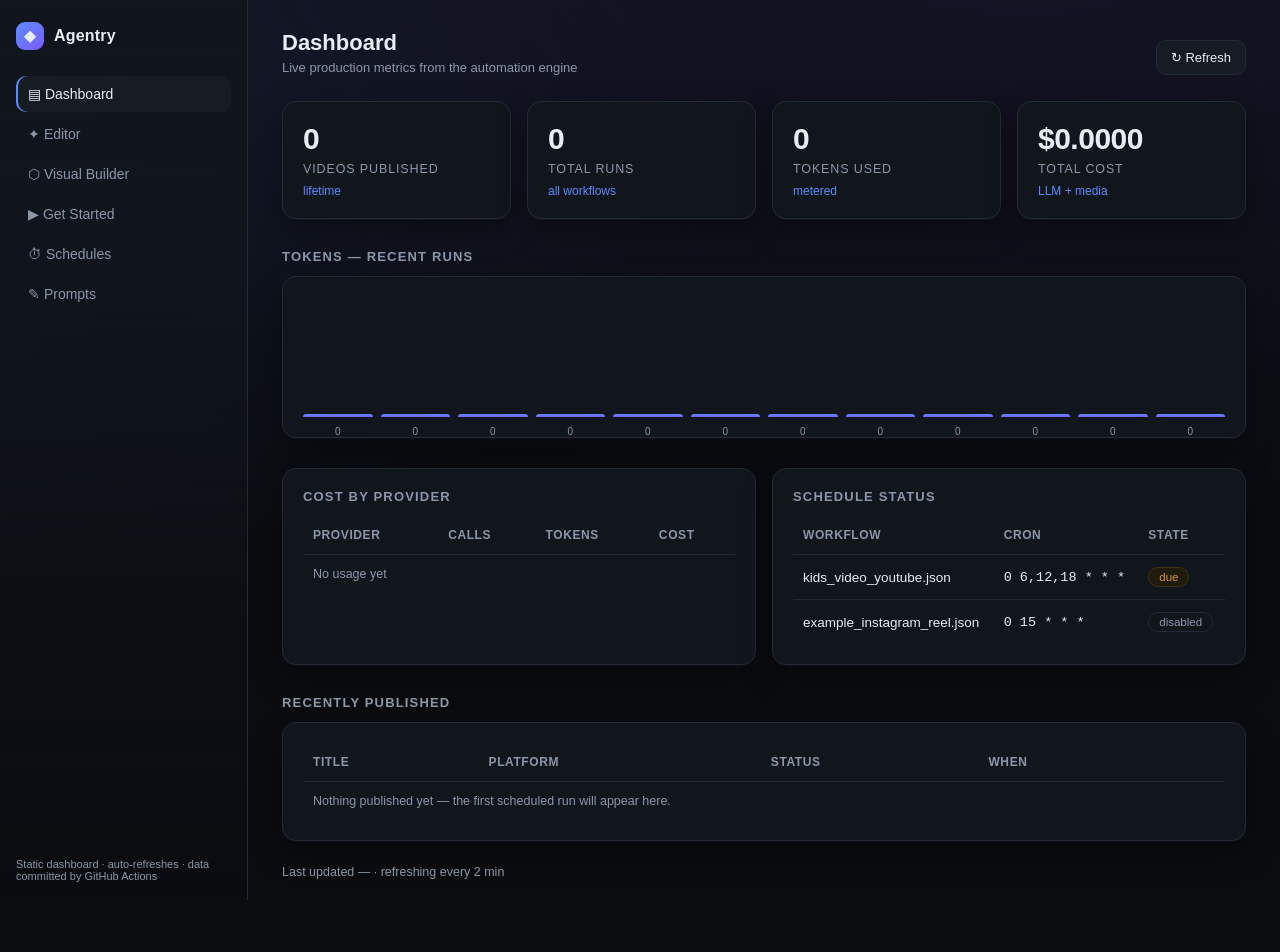
<file: site/index.html>
<!doctype html>
<html lang="en">
<head>
<meta charset="utf-8">
<meta name="viewport" content="width=device-width, initial-scale=1">
<title>Agentry · Dashboard</title>
<link rel="stylesheet" href="assets/app.css">
</head>
<body>
<div class="shell">
  <aside class="side">
    <div class="brand"><span class="dot">◆</span> Agentry</div>
    <nav>
      <a class="active" href="index.html">▤ Dashboard</a>
      <a href="studio.html">✦ Editor</a>
      <a href="graph.html">⬡ Visual Builder</a>
      <a href="start.html">▶ Get Started</a>
      <a href="studio.html#schedules">⏱ Schedules</a>
      <a href="studio.html#prompts">✎ Prompts</a>
    </nav>
    <div class="foot">Static dashboard · auto-refreshes · data committed by GitHub Actions</div>
  </aside>
  <main>
    <div class="head">
      <div><h1>Dashboard</h1><p>Live production metrics from the automation engine</p></div>
      <button class="btn" onclick="location.reload()">↻ Refresh</button>
    </div>

    <div class="grid" id="kpis"></div>

    <div class="section">
      <h2>Tokens — recent runs</h2>
      <div class="card"><div class="bars" id="bars"></div></div>
    </div>

    <div class="grid section" style="grid-template-columns:1fr 1fr">
      <div class="card">
        <h2 style="margin-top:0">Cost by provider</h2>
        <table id="providers"><thead><tr><th>Provider</th><th>Calls</th><th>Tokens</th><th>Cost</th></tr></thead><tbody></tbody></table>
      </div>
      <div class="card">
        <h2 style="margin-top:0">Schedule status</h2>
        <table id="sched"><thead><tr><th>Workflow</th><th>Cron</th><th>State</th></tr></thead><tbody></tbody></table>
      </div>
    </div>

    <div class="section">
      <h2>Recently published</h2>
      <div class="card"><table id="recent"><thead><tr><th>Title</th><th>Platform</th><th>Status</th><th>When</th><th></th></tr></thead><tbody></tbody></table></div>
    </div>
    <p class="muted" id="foot" style="margin-top:24px">Loading…</p>
  </main>
</div>
<script>
const j = async p => { try { return await (await fetch(p+'?t='+Date.now())).json(); } catch(e){ return null; } };
const when = ts => ts ? new Date(ts*1000).toLocaleString() : '—';
(async () => {
  const stats = await j('data/stats.json') || {};
  const usage = await j('data/usage.json') || [];
  const sched = await j('data/schedule.json') || {workflows:[]};

  document.getElementById('kpis').innerHTML = [
    ['Videos published', stats.videos_published ?? 0, 'lifetime'],
    ['Total runs', stats.total_runs ?? 0, 'all workflows'],
    ['Tokens used', (stats.total_tokens ?? 0).toLocaleString(), 'metered'],
    ['Total cost', '$'+(stats.total_cost_usd ?? 0).toFixed(4), 'LLM + media']
  ].map(k => `<div class="card kpi"><div class="v">${k[1]}</div><div class="l">${k[0]}</div><div class="s">${k[2]}</div></div>`).join('');

  const last = usage.slice(-12);
  const max = Math.max(1, ...last.map(r => (r.totals||{}).total_tokens||0));
  document.getElementById('bars').innerHTML = last.length
    ? last.map(r => { const t=(r.totals||{}).total_tokens||0;
        return `<div class="b" style="height:${Math.round(t/max*100)}%" title="${t} tokens"><span>${t}</span></div>`; }).join('')
    : '<p class="muted">No runs yet — bars appear after the first scheduled run.</p>';

  const agg = {};
  usage.forEach(r => Object.entries((r.totals||{}).by_provider||{}).forEach(([n,v]) => {
    const a = agg[n] || {calls:0,total_tokens:0,cost_usd:0};
    a.calls+=v.calls||0; a.total_tokens+=v.total_tokens||0; a.cost_usd+=v.cost_usd||0; agg[n]=a; }));
  document.querySelector('#providers tbody').innerHTML = Object.entries(agg).map(([n,v]) =>
    `<tr><td>${n}</td><td>${v.calls}</td><td>${v.total_tokens.toLocaleString()}</td><td>$${v.cost_usd.toFixed(5)}</td></tr>`
  ).join('') || '<tr><td colspan="4" class="muted">No usage yet</td></tr>';

  document.querySelector('#sched tbody').innerHTML = (sched.workflows||[]).map(w => {
    const cls = w.enabled ? (w.due ? 'warn' : 'ok') : '';
    const st = !w.enabled ? 'disabled' : (w.due ? 'due' : 'scheduled');
    return `<tr><td>${w.file.split('/').pop()}</td><td><code>${w.cron||'—'}</code></td><td><span class="pill ${cls}">${st}</span></td></tr>`;
  }).join('') || '<tr><td colspan="3" class="muted">No schedule registered</td></tr>';

  document.querySelector('#recent tbody').innerHTML = (stats.recent||[]).map(r => {
    const cls = (r.status==='published'||r.status==='saved') ? 'ok' : 'err';
    return `<tr><td>${r.title||'—'}</td><td>${r.platform||'—'}</td><td><span class="pill ${cls}">${r.status||'—'}</span></td><td>${when(r.published_at)}</td><td>${r.url?`<a class="link" target="_blank" href="${r.url}">open ↗</a>`:''}</td></tr>`;
  }).join('') || '<tr><td colspan="5" class="muted">Nothing published yet — the first scheduled run will appear here.</td></tr>';

  document.getElementById('foot').textContent = 'Last updated ' + when(stats.updated_at) + ' · refreshing every 2 min';
  setTimeout(() => location.reload(), 120000);
})();
</script>
</body>
</html>
</file>
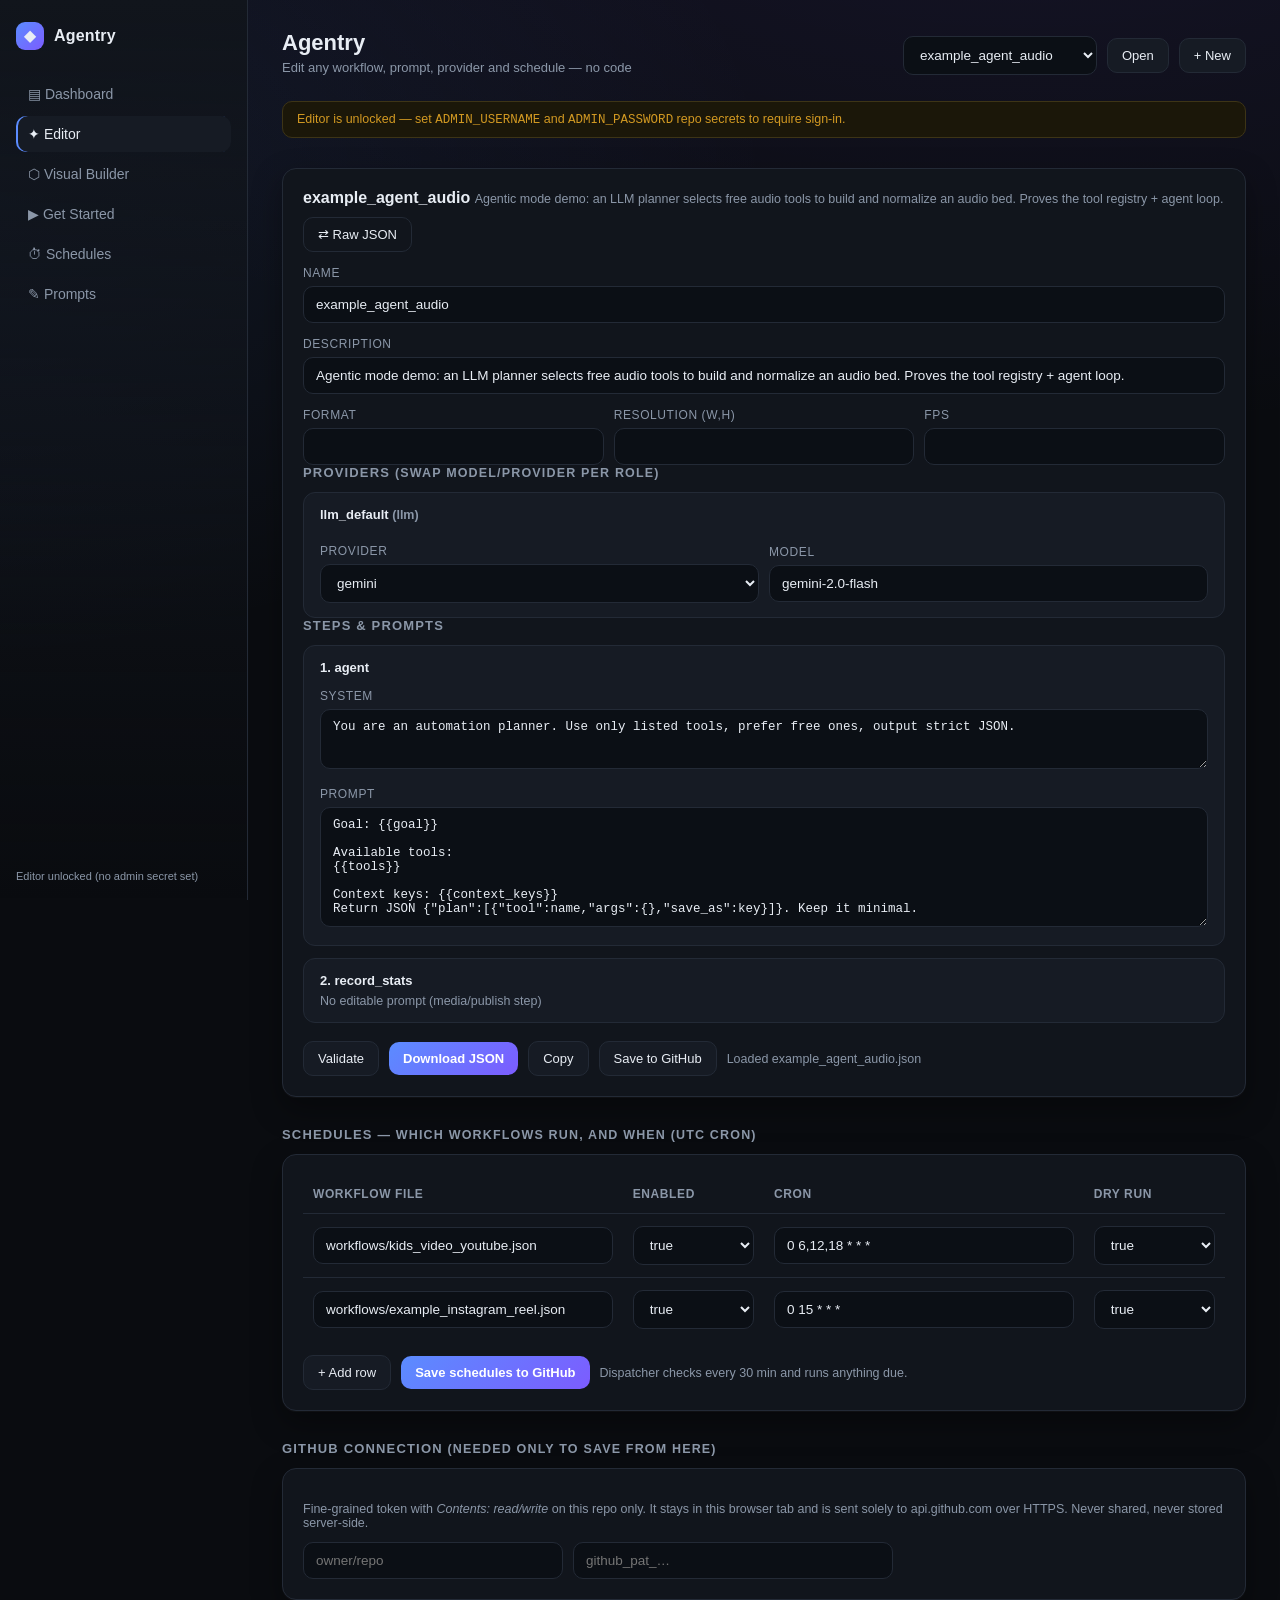
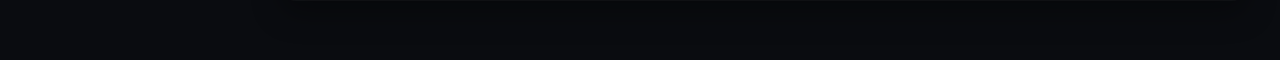
<file: site/config.html>
<!doctype html>
<html lang="en">
<head>
<meta charset="utf-8">
<title>Agentry</title>
<meta http-equiv="refresh" content="0; url=studio.html">
<link rel="canonical" href="studio.html">
</head>
<body>
<p>Moved to <a href="studio.html">studio.html</a>…</p>
<script>location.replace('studio.html');</script>
</body>
</html>
</file>
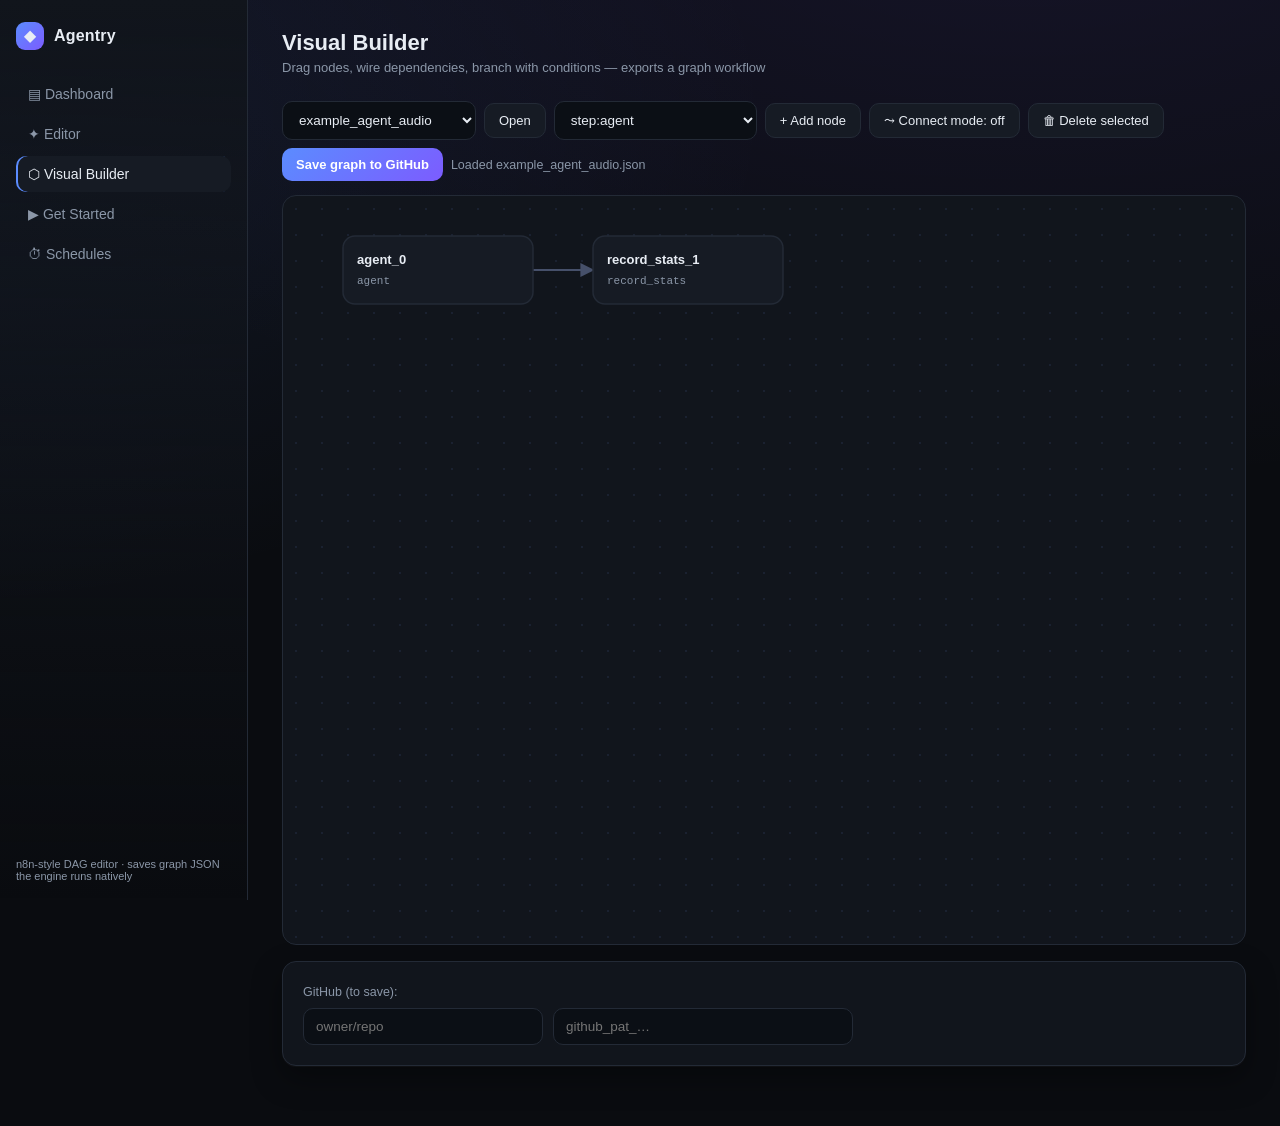
<file: site/graph.html>
<!doctype html>
<html lang="en">
<head>
<meta charset="utf-8">
<meta name="viewport" content="width=device-width, initial-scale=1">
<title>Agentry · Visual Builder</title>
<link rel="stylesheet" href="assets/app.css">
<style>
  .canvaswrap { position: relative; height: calc(100vh - 150px); border: 1px solid var(--line);
    border-radius: 14px; overflow: hidden; background:
    radial-gradient(circle, #1a2130 1px, transparent 1px) 0 0/26px 26px, var(--panel); }
  svg { position: absolute; inset: 0; width: 100%; height: 100%; }
  .node { cursor: grab; }
  .node rect { fill: var(--panel-2); stroke: var(--line); stroke-width: 1.5; rx: 12; }
  .node.sel rect { stroke: var(--brand); stroke-width: 2.5; }
  .node text { fill: var(--txt); font: 600 13px ui-sans-serif, sans-serif; }
  .node .sub { fill: var(--muted); font: 11px ui-monospace, monospace; }
  .edge { stroke: #46506a; stroke-width: 2; fill: none; marker-end: url(#arrow); }
  .inspector { position: absolute; top: 0; right: 0; width: 340px; height: 100%;
    background: var(--panel); border-left: 1px solid var(--line); padding: 18px;
    overflow: auto; transform: translateX(360px); transition: transform .18s; }
  .inspector.open { transform: none; }
  .toolbar { display: flex; gap: 8px; flex-wrap: wrap; margin-bottom: 14px; align-items: center; }
</style>
</head>
<body>
<div class="shell">
  <aside class="side">
    <div class="brand"><span class="dot">◆</span> Agentry</div>
    <nav>
      <a href="index.html">▤ Dashboard</a>
      <a href="studio.html">✦ Editor</a>
      <a class="active" href="graph.html">⬡ Visual Builder</a>
      <a href="start.html">▶ Get Started</a>
      <a href="studio.html#schedules">⏱ Schedules</a>
    </nav>
    <div class="foot">n8n-style DAG editor · saves graph JSON the engine runs natively</div>
  </aside>
  <main>
    <div class="head">
      <div><h1>Visual Builder</h1><p>Drag nodes, wire dependencies, branch with conditions — exports a graph workflow</p></div>
    </div>
    <div class="toolbar">
      <select class="in" id="wf" style="width:auto"></select>
      <button class="btn" id="load">Open</button>
      <select class="in" id="palette" style="width:auto"></select>
      <button class="btn" id="add">+ Add node</button>
      <button class="btn" id="connect">⤳ Connect mode: off</button>
      <button class="btn" id="del">🗑 Delete selected</button>
      <button class="btn primary" id="save">Save graph to GitHub</button>
      <span id="msg" class="muted"></span>
    </div>
    <div class="canvaswrap">
      <svg id="cv">
        <defs><marker id="arrow" viewBox="0 0 10 10" refX="9" refY="5" markerWidth="7"
          markerHeight="7" orient="auto-start-reverse">
          <path d="M0 0L10 5L0 10z" fill="#46506a"/></marker></defs>
        <g id="edges"></g><g id="nodes"></g>
      </svg>
      <div class="inspector" id="insp">
        <strong>Node</strong>
        <label class="fld">ID</label><input class="in" id="i_id">
        <label class="fld">Type</label><input class="in" id="i_type">
        <label class="fld">Needs (comma ids)</label><input class="in" id="i_needs">
        <label class="fld">When (optional, e.g. {{ safety.safe }})</label><input class="in" id="i_when">
        <label class="fld">Params (JSON)</label><textarea class="in" id="i_params" style="height:230px"></textarea>
        <div class="row" style="margin-top:12px">
          <button class="btn primary" id="apply">Apply</button>
          <button class="btn" id="close">Close</button>
        </div>
      </div>
    </div>
    <div class="card" style="margin-top:16px">
      <span class="muted">GitHub (to save):</span>
      <div class="row" style="margin-top:8px">
        <input class="in" id="repo" placeholder="owner/repo" style="max-width:240px">
        <input class="in" id="pat" type="password" placeholder="github_pat_…" style="max-width:300px">
      </div>
    </div>
  </main>
</div>
<script>
const j = async p => (await fetch(p+'?t='+Date.now())).json();
const $ = id => document.getElementById(id);
let G = { name:'', obj:null, file:null }, NODES = [], sel = null, connectMode = false, connectFrom = null;

async function boot() {
  const idx = await j('data/workflows/index.json').catch(()=>[]);
  $('wf').innerHTML = idx.map(w=>`<option value="${w.file}">${w.name}</option>`).join('');
  let steps = [], tools = [];
  try { steps = Object.entries(await j('data/providers.json')).find(([k])=>k==='step')?.[1]||[]; } catch(e){}
  try { tools = (await j('data/tools.json')).map(t=>t.name); } catch(e){}
  $('palette').innerHTML = [...steps.map(s=>`step:${s}`), ...tools.map(t=>`tool:${t}`)]
    .map(x=>`<option>${x}</option>`).join('');
  if (idx.length) loadWf(idx[0].file);
}
async function loadWf(file) {
  const o = await j('data/workflows/'+file);
  G = { name:o.name, obj:o, file:'workflows/'+file };
  NODES = (o.nodes || (o.steps||[]).map((s,i)=>({
    id: s.id || `${s.type}_${i}`, type: s.type, params: s.params||{},
    needs: i? [ (o.steps[i-1].id || `${o.steps[i-1].type}_${i-1}`) ] : []
  }))).map((n,i)=>({ ...n, x: 60+(i%4)*250, y: 40+Math.floor(i/4)*140 }));
  draw(); $('msg').textContent = 'Loaded '+file;
}
function draw() {
  const N = $('nodes'), E = $('edges'); N.innerHTML=''; E.innerHTML='';
  const pos = {}; NODES.forEach(n=>pos[n.id]=n);
  NODES.forEach(n => (n.needs||[]).forEach(dep => {
    const a = pos[dep], b = n; if(!a) return;
    const x1=a.x+190, y1=a.y+34, x2=b.x, y2=b.y+34;
    const p = document.createElementNS('http://www.w3.org/2000/svg','path');
    p.setAttribute('class','edge');
    p.setAttribute('d',`M${x1} ${y1} C ${x1+60} ${y1}, ${x2-60} ${y2}, ${x2} ${y2}`);
    E.appendChild(p);
  }));
  NODES.forEach(n => {
    const g = document.createElementNS('http://www.w3.org/2000/svg','g');
    g.setAttribute('class','node'+(sel===n.id?' sel':'')); g.setAttribute('transform',`translate(${n.x},${n.y})`);
    g.innerHTML = `<rect width="190" height="68" rx="12"></rect>
      <text x="14" y="28">${n.id}</text>
      <text class="sub" x="14" y="48">${n.type}${n.when?' ⌁':''}</text>`;
    g.addEventListener('mousedown', e => startDrag(e, n));
    g.addEventListener('click', e => { e.stopPropagation(); pick(n); });
    N.appendChild(g);
  });
}
let drag = null;
function startDrag(e, n) {
  if (connectMode) { if(!connectFrom){connectFrom=n;} else { if(connectFrom.id!==n.id){ n.needs=[...new Set([...(n.needs||[]),connectFrom.id])]; } connectFrom=null; draw(); } return; }
  drag = { n, ox: e.clientX - n.x, oy: e.clientY - n.y };
}
window.addEventListener('mousemove', e => { if(drag){ drag.n.x=e.clientX-drag.ox; drag.n.y=e.clientY-drag.oy; draw(); }});
window.addEventListener('mouseup', () => drag=null);
function pick(n) {
  sel = n.id; draw();
  $('i_id').value=n.id; $('i_type').value=n.type;
  $('i_needs').value=(n.needs||[]).join(','); $('i_when').value=n.when||'';
  $('i_params').value=JSON.stringify(n.params||{}, null, 2);
  $('insp').classList.add('open');
}
$('apply').onclick = () => {
  const n = NODES.find(x=>x.id===sel); if(!n) return;
  let p; try{ p=JSON.parse($('i_params').value); }catch(e){ return $('msg').textContent='Bad params JSON'; }
  const oldId=n.id, nid=$('i_id').value.trim();
  n.type=$('i_type').value.trim(); n.params=p;
  n.needs=$('i_needs').value.split(',').map(s=>s.trim()).filter(Boolean);
  n.when=$('i_when').value.trim()||undefined;
  if(nid && nid!==oldId){ n.id=nid; NODES.forEach(x=>x.needs=(x.needs||[]).map(d=>d===oldId?nid:d)); }
  sel=n.id; draw(); $('msg').textContent='Applied';
};
$('close').onclick = () => $('insp').classList.remove('open');
$('add').onclick = () => {
  const [k,v] = $('palette').value.split(':');
  const id = v+'_'+Math.random().toString(36).slice(2,5);
  NODES.push({ id, type: k==='tool'?'agent':v, params: k==='tool'?{tool:v}:{}, needs:[], x:80, y:80 });
  draw();
};
$('connect').onclick = () => { connectMode=!connectMode; connectFrom=null;
  $('connect').textContent='⤳ Connect mode: '+(connectMode?'ON (click source then target)':'off'); };
$('del').onclick = () => { if(!sel) return; NODES=NODES.filter(n=>n.id!==sel);
  NODES.forEach(n=>n.needs=(n.needs||[]).filter(d=>d!==sel)); sel=null; $('insp').classList.remove('open'); draw(); };
$('load').onclick = () => loadWf($('wf').value);
$('cv').addEventListener('click', ()=>{ sel=null; $('insp').classList.remove('open'); draw(); });

function graphJSON() {
  const o = JSON.parse(JSON.stringify(G.obj));
  delete o.steps;
  o.nodes = NODES.map(({x,y,...keep}) => keep);
  return JSON.stringify(o, null, 2);
}
$('save').onclick = async () => {
  const repo=$('repo').value.trim(), pat=$('pat').value.trim();
  if(!repo||!pat){ $('msg').textContent='Enter repo + token'; return; }
  const api=`https://api.github.com/repos/${repo}/contents/${G.file}`;
  const h={'Authorization':'Bearer '+pat,'Accept':'application/vnd.github+json'};
  let sha=null; try{ const g=await fetch(api,{headers:h}); if(g.ok) sha=(await g.json()).sha; }catch(e){}
  const body={message:`graph: update ${G.file} via visual builder`,
    content: btoa(unescape(encodeURIComponent(graphJSON())))}; if(sha) body.sha=sha;
  const r=await fetch(api,{method:'PUT',headers:h,body:JSON.stringify(body)});
  $('msg').textContent = r.ok ? 'Saved ✓ engine runs it as a graph next run' : 'Save failed '+r.status;
};
boot();
</script>
</body>
</html>
</file>
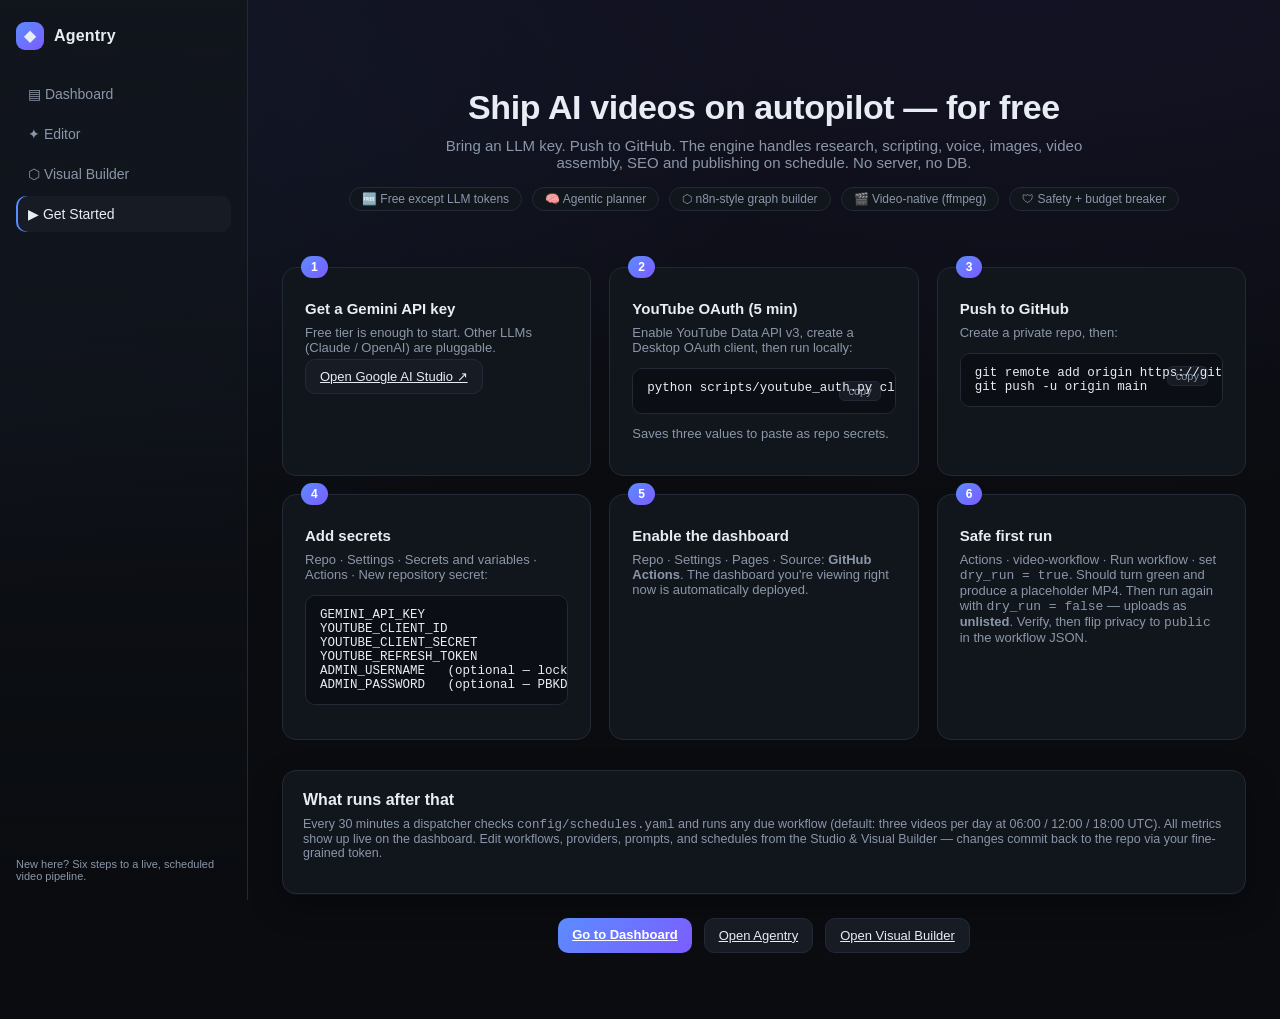
<file: site/start.html>
<!doctype html>
<html lang="en">
<head>
<meta charset="utf-8">
<meta name="viewport" content="width=device-width, initial-scale=1">
<title>Agentry · Get started</title>
<link rel="stylesheet" href="assets/app.css">
<style>
  .hero { text-align:center; padding:50px 20px 30px; }
  .hero h1 { font-size:34px; margin:8px 0 10px; letter-spacing:-.4px; }
  .hero p { color:var(--muted); font-size:15px; max-width:640px; margin:0 auto; }
  .grid3 { display:grid; grid-template-columns:repeat(auto-fit,minmax(280px,1fr)); gap:18px; }
  .step { background:var(--panel); border:1px solid var(--line); border-radius:14px; padding:22px; position:relative; }
  .step .n { position:absolute; top:-12px; left:18px; background:linear-gradient(135deg,var(--brand),var(--brand-2));
    color:#fff; font-weight:700; padding:4px 10px; border-radius:999px; font-size:12px; }
  .step h3 { margin:10px 0 8px; font-size:15px; }
  .step p { color:var(--muted); font-size:13px; margin:0 0 12px; }
  pre { background:#0b0f15; border:1px solid var(--line); border-radius:10px; padding:12px 14px;
    font-family:ui-monospace,SFMono-Regular,Menlo,monospace; font-size:12.5px; overflow:auto; color:#e8edf4; }
  .copy { float:right; font-size:11px; cursor:pointer; background:#161b24; border:1px solid var(--line);
    color:var(--muted); padding:3px 8px; border-radius:6px; }
  .pillbar { display:flex; gap:10px; justify-content:center; flex-wrap:wrap; margin:16px 0 26px; }
  .pillbar .p { font-size:12px; padding:4px 12px; border:1px solid var(--line); color:var(--muted); border-radius:999px; background:var(--panel); }
  .links { display:flex; justify-content:center; gap:12px; margin-top:24px; flex-wrap:wrap; }
</style>
</head>
<body>
<div class="shell">
  <aside class="side">
    <div class="brand"><span class="dot">◆</span> Agentry</div>
    <nav>
      <a href="index.html">▤ Dashboard</a>
      <a href="studio.html">✦ Editor</a>
      <a href="graph.html">⬡ Visual Builder</a>
      <a class="active" href="start.html">▶ Get Started</a>
    </nav>
    <div class="foot">New here? Six steps to a live, scheduled video pipeline.</div>
  </aside>
  <main>
    <section class="hero">
      <h1>Ship AI videos on autopilot — for free</h1>
      <p>Bring an LLM key. Push to GitHub. The engine handles research, scripting,
      voice, images, video assembly, SEO and publishing on schedule. No server, no DB.</p>
      <div class="pillbar">
        <span class="p">🆓 Free except LLM tokens</span>
        <span class="p">🧠 Agentic planner</span>
        <span class="p">⬡ n8n-style graph builder</span>
        <span class="p">🎬 Video-native (ffmpeg)</span>
        <span class="p">🛡 Safety + budget breaker</span>
      </div>
    </section>

    <div class="grid3">
      <div class="step"><span class="n">1</span><h3>Get a Gemini API key</h3>
        <p>Free tier is enough to start. Other LLMs (Claude / OpenAI) are pluggable.</p>
        <a class="btn" target="_blank" href="https://aistudio.google.com/apikey">Open Google AI Studio ↗</a></div>

      <div class="step"><span class="n">2</span><h3>YouTube OAuth (5 min)</h3>
        <p>Enable YouTube Data API v3, create a Desktop OAuth client, then run locally:</p>
        <pre><button class="copy" data-c="python scripts/youtube_auth.py client_secret.json">copy</button>python scripts/youtube_auth.py client_secret.json</pre>
        <p style="margin-top:8px">Saves three values to paste as repo secrets.</p></div>

      <div class="step"><span class="n">3</span><h3>Push to GitHub</h3>
        <p>Create a private repo, then:</p>
        <pre><button class="copy" data-c="git remote add origin https://github.com/YOU/REPO.git
git push -u origin main">copy</button>git remote add origin https://github.com/YOU/REPO.git
git push -u origin main</pre></div>

      <div class="step"><span class="n">4</span><h3>Add secrets</h3>
        <p>Repo · Settings · Secrets and variables · Actions · New repository secret:</p>
        <pre>GEMINI_API_KEY
YOUTUBE_CLIENT_ID
YOUTUBE_CLIENT_SECRET
YOUTUBE_REFRESH_TOKEN
ADMIN_USERNAME   (optional — locks the editor)
ADMIN_PASSWORD   (optional — PBKDF2-hashed at deploy)</pre></div>

      <div class="step"><span class="n">5</span><h3>Enable the dashboard</h3>
        <p>Repo · Settings · Pages · Source: <strong>GitHub Actions</strong>. The dashboard you're viewing right now is automatically deployed.</p></div>

      <div class="step"><span class="n">6</span><h3>Safe first run</h3>
        <p>Actions · video-workflow · Run workflow · set <code>dry_run = true</code>. Should turn green and produce a placeholder MP4. Then run again with <code>dry_run = false</code> — uploads as <strong>unlisted</strong>. Verify, then flip privacy to <code>public</code> in the workflow JSON.</p></div>
    </div>

    <div class="card" style="margin-top:30px">
      <strong>What runs after that</strong>
      <p class="muted" style="margin-top:8px">Every 30 minutes a dispatcher checks <code>config/schedules.yaml</code> and runs any due workflow (default: three videos per day at 06:00 / 12:00 / 18:00 UTC). All metrics show up live on the dashboard. Edit workflows, providers, prompts, and schedules from the Studio &amp; Visual Builder — changes commit back to the repo via your fine-grained token.</p>
    </div>

    <div class="links">
      <a class="btn primary" href="index.html">Go to Dashboard</a>
      <a class="btn" href="studio.html">Open Agentry</a>
      <a class="btn" href="graph.html">Open Visual Builder</a>
    </div>
  </main>
</div>
<script>
document.querySelectorAll('.copy').forEach(b => b.onclick = async () => {
  await navigator.clipboard.writeText(b.dataset.c || b.previousSibling?.textContent || '');
  b.textContent = 'copied ✓'; setTimeout(()=>b.textContent='copy', 1400);
});
</script>
</body>
</html>
</file>
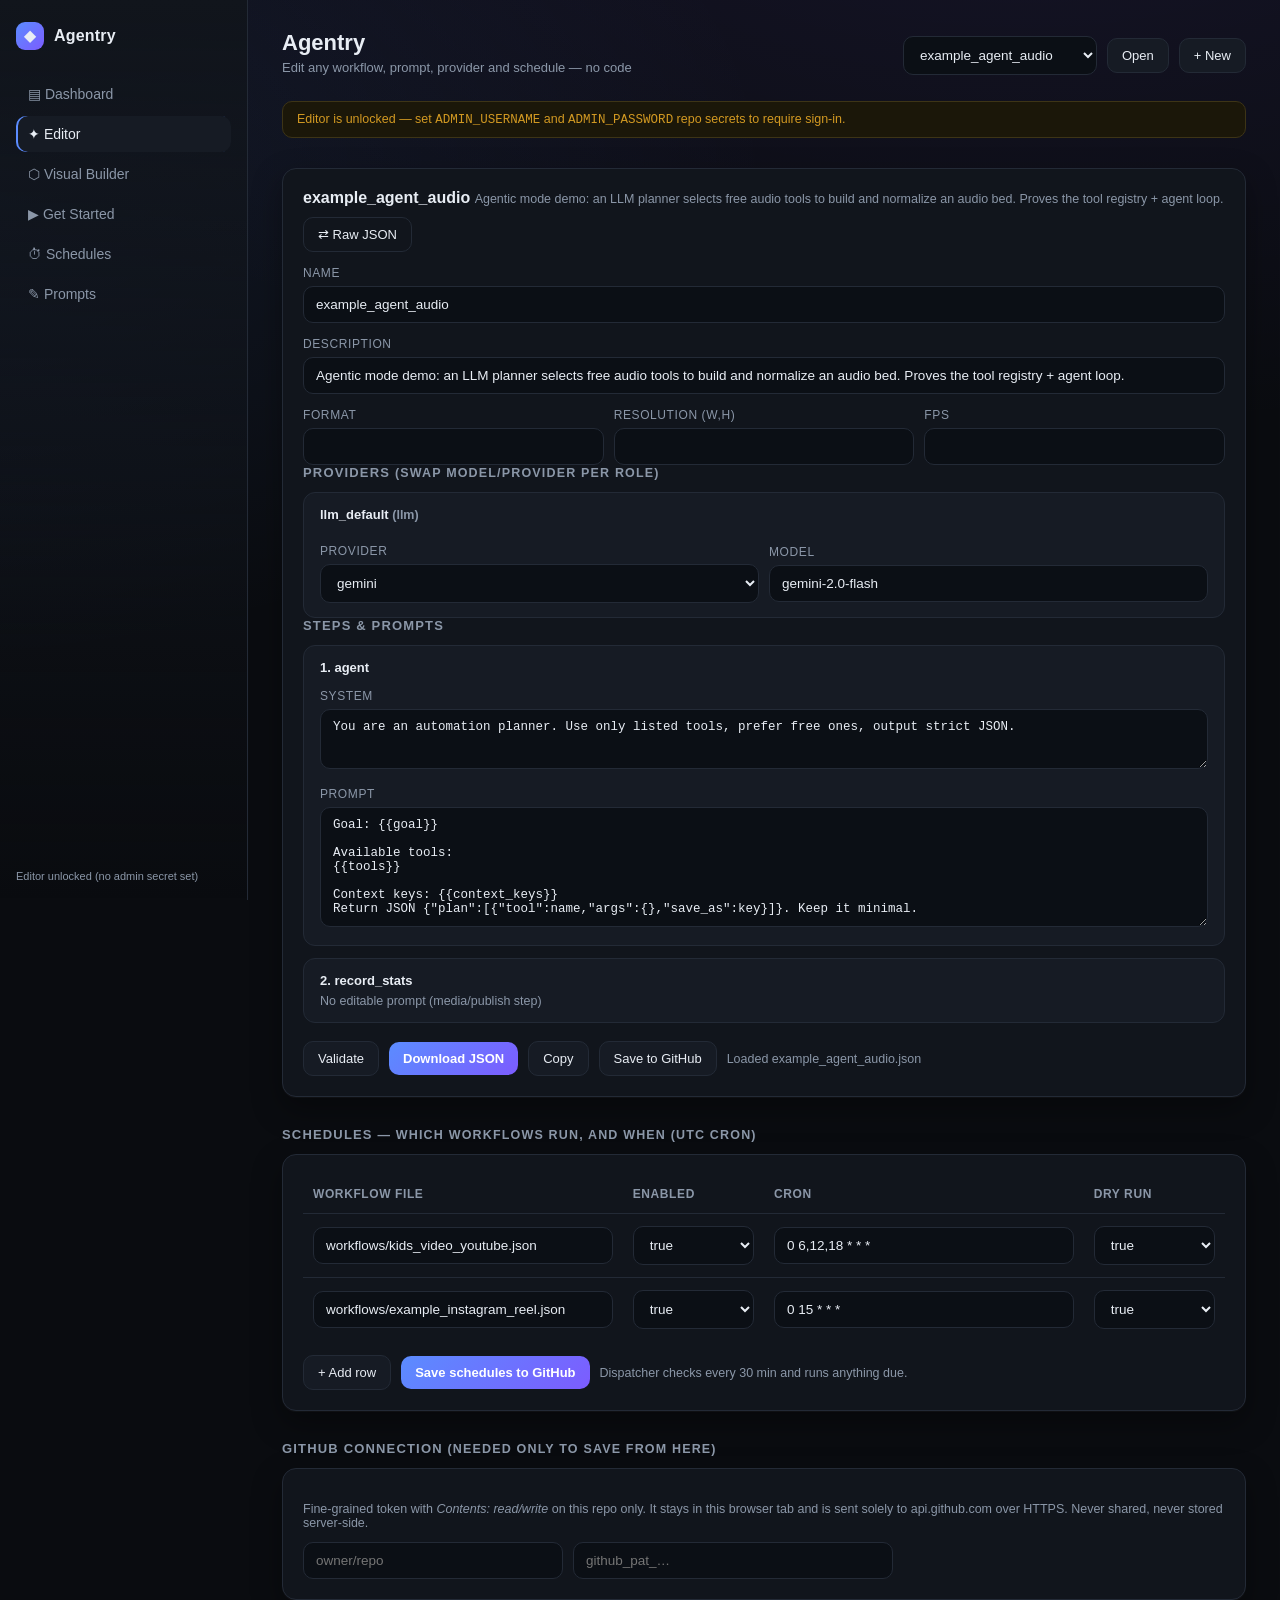
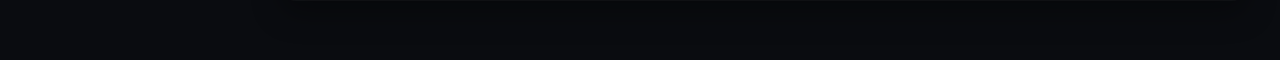
<file: site/studio.html>
<!doctype html>
<html lang="en">
<head>
<meta charset="utf-8">
<meta name="viewport" content="width=device-width, initial-scale=1">
<title>Agentry · Editor</title>
<link rel="stylesheet" href="assets/app.css">
</head>
<body>
<div id="gate" class="overlay" style="display:none">
  <div class="card login">
    <div class="brand" style="margin-bottom:6px"><span class="dot">◆</span> Agentry</div>
    <p class="muted">Admin sign-in required to edit configuration.</p>
    <label class="fld">Username</label>
    <input class="in" id="gu" autocomplete="username">
    <label class="fld">Password</label>
    <input class="in" id="gp" type="password" autocomplete="current-password">
    <div class="row" style="margin-top:16px">
      <button class="btn primary" id="gsubmit">Sign in</button>
      <span id="gmsg" class="muted"></span>
    </div>
  </div>
</div>

<div class="shell" id="app" style="display:none">
  <aside class="side">
    <div class="brand"><span class="dot">◆</span> Agentry</div>
    <nav>
      <a href="index.html">▤ Dashboard</a>
      <a class="active" href="#workflows">✦ Editor</a>
      <a href="graph.html">⬡ Visual Builder</a>
      <a href="start.html">▶ Get Started</a>
      <a href="#schedules">⏱ Schedules</a>
      <a href="#prompts">✎ Prompts</a>
    </nav>
    <div class="foot" id="authnote"></div>
  </aside>
  <main>
    <div class="head">
      <div><h1>Agentry</h1><p>Edit any workflow, prompt, provider and schedule — no code</p></div>
      <div class="row">
        <select class="in" id="wf" style="width:auto"></select>
        <button class="btn" id="loadbtn">Open</button>
        <button class="btn" id="newbtn">+ New</button>
      </div>
    </div>

    <div class="banner warn" id="lockwarn" style="display:none">
      Editor is unlocked — set <code>ADMIN_USERNAME</code> and <code>ADMIN_PASSWORD</code> repo secrets to require sign-in.
    </div>

    <div class="section" id="workflows">
      <div class="card">
        <div class="row" style="justify-content:space-between">
          <div><strong id="wfname">—</strong> <span class="muted" id="wfdesc"></span></div>
          <button class="btn ghost" id="rawtoggle">⇄ Raw JSON</button>
        </div>

        <div id="form">
          <label class="fld">Name</label><input class="in" id="f_name">
          <label class="fld">Description</label><input class="in" id="f_desc">
          <div class="row">
            <div style="flex:1"><label class="fld">Format</label><input class="in" id="f_format"></div>
            <div style="flex:1"><label class="fld">Resolution (w,h)</label><input class="in" id="f_res"></div>
            <div style="flex:1"><label class="fld">FPS</label><input class="in" id="f_fps"></div>
          </div>

          <h2 class="section">Providers <span class="muted">(swap model/provider per role)</span></h2>
          <div id="providersForm"></div>

          <h2 class="section" id="prompts">Steps &amp; prompts</h2>
          <div id="stepsForm"></div>
        </div>

        <textarea class="in" id="raw" style="height:520px;display:none"></textarea>

        <div class="row" style="margin-top:18px">
          <button class="btn" id="validate">Validate</button>
          <button class="btn primary" id="download">Download JSON</button>
          <button class="btn" id="copy">Copy</button>
          <button class="btn" id="commit">Save to GitHub</button>
          <span id="msg" class="muted"></span>
        </div>
      </div>
    </div>

    <div class="section" id="schedules">
      <h2>Schedules <span class="muted">— which workflows run, and when (UTC cron)</span></h2>
      <div class="card">
        <table id="schedTable"><thead><tr><th>Workflow file</th><th>Enabled</th><th>Cron</th><th>Dry run</th></tr></thead><tbody></tbody></table>
        <div class="row" style="margin-top:14px">
          <button class="btn" id="addSched">+ Add row</button>
          <button class="btn primary" id="saveSched">Save schedules to GitHub</button>
          <span class="muted">Dispatcher checks every 30 min and runs anything due.</span>
        </div>
      </div>
    </div>

    <div class="section">
      <h2>GitHub connection <span class="muted">(needed only to save from here)</span></h2>
      <div class="card">
        <p class="muted">Fine-grained token with <em>Contents: read/write</em> on this repo only.
        It stays in this browser tab and is sent solely to api.github.com over HTTPS. Never shared, never stored server-side.</p>
        <div class="row">
          <input class="in" id="repo" placeholder="owner/repo" style="max-width:260px">
          <input class="in" id="pat" type="password" placeholder="github_pat_…" style="max-width:320px">
        </div>
      </div>
    </div>
  </main>
</div>

<script>
const j = async p => (await fetch(p+'?t='+Date.now())).json();
const txt = async p => (await fetch(p+'?t='+Date.now())).text();
const $ = id => document.getElementById(id);
let CURRENT = { file:null, obj:null }, CATALOG = {}, SCHED = {workflows:[]};

async function pbkdf2(pw, saltHex, iters) {
  const key = await crypto.subtle.importKey('raw', new TextEncoder().encode(pw), 'PBKDF2', false, ['deriveBits']);
  const salt = Uint8Array.from(saltHex.match(/.{2}/g).map(h => parseInt(h,16)));
  const bits = await crypto.subtle.deriveBits({name:'PBKDF2', salt, iterations:iters, hash:'SHA-256'}, key, 256);
  return [...new Uint8Array(bits)].map(b => b.toString(16).padStart(2,'0')).join('');
}
async function gate() {
  let auth = {enabled:false};
  try { auth = await j('data/auth.json'); } catch(e) {}
  if (!auth.enabled || sessionStorage.getItem('wfs_ok') === '1') { open_app(!auth.enabled); return; }
  $('gate').style.display = 'grid';
  $('gsubmit').onclick = async () => {
    const h = await pbkdf2($('gp').value, auth.salt, auth.iterations);
    if ($('gu').value === auth.username && h === auth.hash) {
      sessionStorage.setItem('wfs_ok','1'); $('gate').style.display='none'; open_app(false);
    } else { $('gmsg').textContent = 'Invalid credentials'; }
  };
  $('gp').addEventListener('keydown', e => { if (e.key==='Enter') $('gsubmit').click(); });
}
function open_app(unlocked) {
  $('app').style.display = 'grid';
  $('authnote').textContent = unlocked ? 'Editor unlocked (no admin secret set)' : 'Signed in';
  if (unlocked) $('lockwarn').style.display = 'block';
  boot();
}

async function boot() {
  try { CATALOG = await j('data/providers.json'); } catch(e) {}
  const idx = await j('data/workflows/index.json').catch(() => []);
  $('wf').innerHTML = idx.map(w => `<option value="${w.file}">${w.name}</option>`).join('');
  try { SCHED = jsyaml(await txt('data/schedules.yaml')); } catch(e) { SCHED = {workflows:[]}; }
  renderSched();
  if (idx.length) loadWf(idx[0].file);
}
function jsyaml(t) {
  try { return JSON.parse(t); } catch(e) {}
  const out = {workflows:[]}; let cur = null;
  t.split('\n').forEach(l => {
    const m = l.match(/-\s*file:\s*(.+)/); if (m) { cur = {file:m[1].trim()}; out.workflows.push(cur); return; }
    const kv = l.match(/^\s+(\w+):\s*(.+)/);
    if (kv && cur) { let v=kv[2].trim(); if(v==='true')v=true; else if(v==='false')v=false; v=(''+v).replace(/^["']|["']$/g,''); cur[kv[1]]=v; }
  });
  return out;
}
function setMsg(t, cls='muted') { $('msg').textContent = t; $('msg').className = cls; }

async function loadWf(file) {
  const obj = await j('data/workflows/'+file);
  CURRENT = { file: 'workflows/'+file, obj };
  $('wfname').textContent = obj.name; $('wfdesc').textContent = obj.description||'';
  $('f_name').value = obj.name||''; $('f_desc').value = obj.description||'';
  const v = obj.video||{};
  $('f_format').value = v.format||''; $('f_res').value = (v.resolution||[]).join(','); $('f_fps').value = v.fps||'';
  $('providersForm').innerHTML = Object.entries(obj.providers||{}).map(([role,sp]) => {
    const opts = (CATALOG['provider:'+sp.kind]||[]).map(n =>
      `<option ${n===sp.provider?'selected':''}>${n}</option>`).join('');
    return `<div class="step-card"><div class="t">${role} <span class="muted">(${sp.kind})</span></div>
      <div class="row" style="margin-top:8px">
        <div style="flex:1"><label class="fld">Provider</label><select class="in" data-role="${role}" data-k="provider">${opts}</select></div>
        <div style="flex:1"><label class="fld">Model</label><input class="in" data-role="${role}" data-k="model" value="${sp.model||''}"></div>
      </div></div>`;
  }).join('');
  $('stepsForm').innerHTML = (obj.steps||[]).map((s,i) => {
    const p = s.params||{};
    const pr = ('prompt' in p) ? `<label class="fld">Prompt</label><textarea class="in" data-step="${i}" data-k="prompt" style="height:120px">${(p.prompt||'').replace(/</g,'&lt;')}</textarea>` : '';
    const sy = ('system' in p) ? `<label class="fld">System</label><textarea class="in" data-step="${i}" data-k="system" style="height:60px">${(p.system||'').replace(/</g,'&lt;')}</textarea>` : '';
    return `<div class="step-card"><div class="t">${i+1}. ${s.type}</div>${sy}${pr}
      ${!pr&&!sy?'<div class="muted" style="margin-top:6px">No editable prompt (media/publish step)</div>':''}</div>`;
  }).join('');
  $('raw').value = JSON.stringify(obj, null, 2);
  setMsg('Loaded '+file, 'muted');
}
function syncFromForm() {
  const o = CURRENT.obj; o.name = $('f_name').value; o.description = $('f_desc').value;
  o.video = o.video||{}; o.video.format = $('f_format').value;
  o.video.resolution = $('f_res').value.split(',').map(n=>+n.trim()).filter(Boolean);
  o.video.fps = +$('f_fps').value || o.video.fps;
  document.querySelectorAll('[data-role]').forEach(el => { o.providers[el.dataset.role][el.dataset.k] = el.value; });
  document.querySelectorAll('[data-step]').forEach(el => { o.steps[+el.dataset.step].params[el.dataset.k] = el.value; });
  $('raw').value = JSON.stringify(o, null, 2);
  return o;
}
$('rawtoggle').onclick = () => {
  const raw = $('raw').style.display === 'none';
  if (raw) syncFromForm();
  $('raw').style.display = raw ? 'block' : 'none';
  $('form').style.display = raw ? 'none' : 'block';
};
$('loadbtn').onclick = () => loadWf($('wf').value);
$('newbtn').onclick = () => {
  const base = CURRENT.obj ? JSON.parse(JSON.stringify(CURRENT.obj)) : {name:'new_workflow',steps:[]};
  base.name = 'new_workflow'; base.description = 'New workflow (clone) — edit and save';
  CURRENT = { file:'workflows/new_workflow.json', obj: base };
  $('raw').value = JSON.stringify(base, null, 2);
  loadWfFromObj(base); setMsg('New workflow scaffolded from current — rename & save', 'muted');
};
function loadWfFromObj(obj){ CURRENT.obj=obj; $('wfname').textContent=obj.name; $('raw').value=JSON.stringify(obj,null,2);
  $('f_name').value=obj.name; $('f_desc').value=obj.description||''; }
$('validate').onclick = () => {
  try { JSON.parse($('raw').style.display==='none' ? JSON.stringify(syncFromForm()) : $('raw').value); setMsg('Valid JSON ✓','muted'); }
  catch(e){ setMsg('Invalid JSON: '+e.message,'muted'); }
};
function currentText() {
  if ($('raw').style.display === 'none') return JSON.stringify(syncFromForm(), null, 2);
  return JSON.stringify(JSON.parse($('raw').value), null, 2);
}
$('download').onclick = () => {
  let t; try { t = currentText(); } catch(e) { return setMsg('Fix JSON first','muted'); }
  const a = document.createElement('a'); a.href = URL.createObjectURL(new Blob([t],{type:'application/json'}));
  a.download = CURRENT.file.split('/').pop(); a.click();
  setMsg('Downloaded — commit to workflows/ to apply','muted');
};
$('copy').onclick = async () => { await navigator.clipboard.writeText(currentText()); setMsg('Copied','muted'); };

async function ghPut(path, contentStr, message) {
  const repo = $('repo').value.trim(), pat = $('pat').value.trim();
  if (!repo || !pat) { setMsg('Enter repo + token below first','muted'); return false; }
  const api = `https://api.github.com/repos/${repo}/contents/${path}`;
  const head = { 'Authorization':'Bearer '+pat, 'Accept':'application/vnd.github+json' };
  let sha = null;
  try { const g = await fetch(api,{headers:head}); if (g.ok) sha = (await g.json()).sha; } catch(e) {}
  const body = { message, content: btoa(unescape(encodeURIComponent(contentStr))) };
  if (sha) body.sha = sha;
  const r = await fetch(api,{method:'PUT',headers:head,body:JSON.stringify(body)});
  return r.ok;
}
$('commit').onclick = async () => {
  let t; try { t = currentText(); } catch(e) { return setMsg('Fix JSON first','muted'); }
  setMsg('Saving…','muted');
  const ok = await ghPut(CURRENT.file, t, `config: update ${CURRENT.file} via studio`);
  setMsg(ok ? 'Saved ✓ next scheduled run uses it' : 'Save failed (check repo/token scope)', 'muted');
};

function renderSched() {
  $('schedTable').querySelector('tbody').innerHTML = (SCHED.workflows||[]).map((w,i) => `
    <tr>
      <td><input class="in" data-s="${i}" data-k="file" value="${w.file||''}"></td>
      <td><select class="in" data-s="${i}" data-k="enabled"><option ${w.enabled?'selected':''}>true</option><option ${!w.enabled?'selected':''}>false</option></select></td>
      <td><input class="in" data-s="${i}" data-k="cron" value="${w.cron||''}"></td>
      <td><select class="in" data-s="${i}" data-k="dry_run"><option ${w.dry_run?'selected':''}>true</option><option ${!w.dry_run?'selected':''}>false</option></select></td>
    </tr>`).join('');
}
$('addSched').onclick = () => { SCHED.workflows.push({file:'workflows/.json',enabled:false,cron:'0 9 * * *',dry_run:true}); renderSched(); };
$('saveSched').onclick = async () => {
  document.querySelectorAll('[data-s]').forEach(el => {
    let v = el.value; if (v==='true') v=true; else if (v==='false') v=false;
    SCHED.workflows[+el.dataset.s][el.dataset.k] = v;
  });
  const ok = await ghPut('config/schedules.yaml', JSON.stringify(SCHED, null, 2), 'config: update schedules via studio');
  setMsg(ok ? 'Schedules saved ✓' : 'Save failed (check repo/token)', 'muted');
};
gate();
</script>
</body>
</html>
</file>
<file: site/assets/app.css>
:root {
  --bg: #0a0c10;
  --panel: #11151c;
  --panel-2: #161b24;
  --line: #232a36;
  --txt: #e8edf4;
  --muted: #8b97a8;
  --brand: #5b8cff;
  --brand-2: #7c5cff;
  --ok: #3fb950;
  --err: #f85149;
  --warn: #d29922;
  --radius: 14px;
  --shadow: 0 1px 0 rgba(255,255,255,.03), 0 12px 30px rgba(0,0,0,.35);
}
* { box-sizing: border-box; }
html, body { margin: 0; padding: 0; }
body {
  font-family: ui-sans-serif, -apple-system, "Segoe UI", Roboto, Inter, sans-serif;
  background: radial-gradient(1200px 600px at 80% -10%, rgba(124,92,255,.10), transparent),
              radial-gradient(900px 500px at -10% 10%, rgba(91,140,255,.10), transparent),
              var(--bg);
  color: var(--txt);
  -webkit-font-smoothing: antialiased;
  min-height: 100vh;
}
.shell { display: grid; grid-template-columns: 248px 1fr; min-height: 100vh; }
.side {
  border-right: 1px solid var(--line);
  padding: 22px 16px;
  background: linear-gradient(180deg, var(--panel), transparent);
  position: sticky; top: 0; height: 100vh;
}
.brand { display: flex; align-items: center; gap: 10px; font-weight: 700; font-size: 16px; letter-spacing: .2px; }
.brand .dot { width: 28px; height: 28px; border-radius: 9px; background: linear-gradient(135deg, var(--brand), var(--brand-2)); display: grid; place-items: center; font-size: 15px; }
.side nav { margin-top: 26px; display: flex; flex-direction: column; gap: 4px; }
.side nav a {
  color: var(--muted); text-decoration: none; font-size: 14px;
  padding: 10px 12px; border-radius: 10px; display: flex; align-items: center; gap: 10px;
}
.side nav a:hover { color: var(--txt); background: var(--panel-2); }
.side nav a.active { color: var(--txt); background: var(--panel-2); box-shadow: inset 2px 0 0 var(--brand); }
.side .foot { position: absolute; bottom: 18px; left: 16px; right: 16px; font-size: 11px; color: var(--muted); }
main { padding: 30px 34px 60px; max-width: 1180px; }
.head { display: flex; justify-content: space-between; align-items: flex-end; gap: 16px; flex-wrap: wrap; margin-bottom: 26px; }
.head h1 { font-size: 22px; margin: 0 0 4px; }
.head p { margin: 0; color: var(--muted); font-size: 13px; }
.btn { font: inherit; font-size: 13px; cursor: pointer; border: 1px solid var(--line); background: var(--panel-2); color: var(--txt); padding: 9px 14px; border-radius: 10px; }
.btn:hover { border-color: #36405200; background: #1c2330; }
.btn.primary { background: linear-gradient(135deg, var(--brand), var(--brand-2)); border: 0; color: #fff; font-weight: 600; }
.btn.ghost { background: transparent; }
.grid { display: grid; grid-template-columns: repeat(auto-fit, minmax(200px, 1fr)); gap: 16px; }
.card { background: var(--panel); border: 1px solid var(--line); border-radius: var(--radius); padding: 20px; box-shadow: var(--shadow); }
.kpi .v { font-size: 30px; font-weight: 740; letter-spacing: -.5px; }
.kpi .l { color: var(--muted); font-size: 12.5px; margin-top: 6px; text-transform: uppercase; letter-spacing: .07em; }
.kpi .s { color: var(--brand); font-size: 12px; margin-top: 8px; }
.section { margin-top: 30px; }
.section h2 { font-size: 13px; color: var(--muted); text-transform: uppercase; letter-spacing: .09em; margin: 0 0 12px; }
table { width: 100%; border-collapse: collapse; font-size: 13.5px; }
th, td { text-align: left; padding: 12px 10px; border-bottom: 1px solid var(--line); }
th { color: var(--muted); font-weight: 600; font-size: 12px; text-transform: uppercase; letter-spacing: .05em; }
tr:last-child td { border-bottom: 0; }
.pill { font-size: 11.5px; padding: 3px 10px; border-radius: 999px; border: 1px solid var(--line); color: var(--muted); display: inline-block; }
.pill.ok { color: var(--ok); border-color: #1f3d28; background: #0f1f15; }
.pill.err { color: var(--err); border-color: #45211f; background: #1f1010; }
.pill.warn { color: var(--warn); border-color: #3d3416; background: #1f1a0c; }
a.link { color: var(--brand); text-decoration: none; }
a.link:hover { text-decoration: underline; }
label.fld { display: block; font-size: 12px; color: var(--muted); margin: 14px 0 6px; text-transform: uppercase; letter-spacing: .05em; }
input.in, select.in, textarea.in {
  width: 100%; font: inherit; font-size: 13.5px; background: #0b0f15; color: var(--txt);
  border: 1px solid var(--line); border-radius: 10px; padding: 10px 12px;
}
textarea.in { font-family: ui-monospace, SFMono-Regular, Menlo, monospace; font-size: 12.5px; resize: vertical; }
.row { display: flex; gap: 10px; flex-wrap: wrap; align-items: center; }
.muted { color: var(--muted); font-size: 12.5px; }
.bars { display: flex; align-items: flex-end; gap: 8px; height: 120px; padding-top: 10px; }
.bars .b { flex: 1; background: linear-gradient(180deg, var(--brand), var(--brand-2)); border-radius: 6px 6px 0 0; min-height: 3px; position: relative; }
.bars .b span { position: absolute; bottom: -20px; left: 0; right: 0; text-align: center; font-size: 10px; color: var(--muted); }
.overlay { position: fixed; inset: 0; background: rgba(5,7,10,.86); backdrop-filter: blur(6px); display: grid; place-items: center; z-index: 50; }
.login { width: 360px; max-width: 90vw; }
.banner { font-size: 12.5px; padding: 10px 14px; border-radius: 10px; border: 1px solid var(--line); margin-bottom: 18px; }
.banner.warn { color: var(--warn); border-color: #3d3416; background: #1b1709; }
.tag { display: inline-block; font-size: 11.5px; padding: 3px 9px; border: 1px solid var(--line); border-radius: 8px; margin: 4px 4px 0 0; color: var(--muted); }
.step-card { border: 1px solid var(--line); border-radius: 12px; padding: 14px 16px; margin-top: 12px; background: var(--panel-2); }
.step-card .t { font-weight: 600; font-size: 13px; }
@media (max-width: 860px) { .shell { grid-template-columns: 1fr; } .side { position: static; height: auto; } }
</file>
